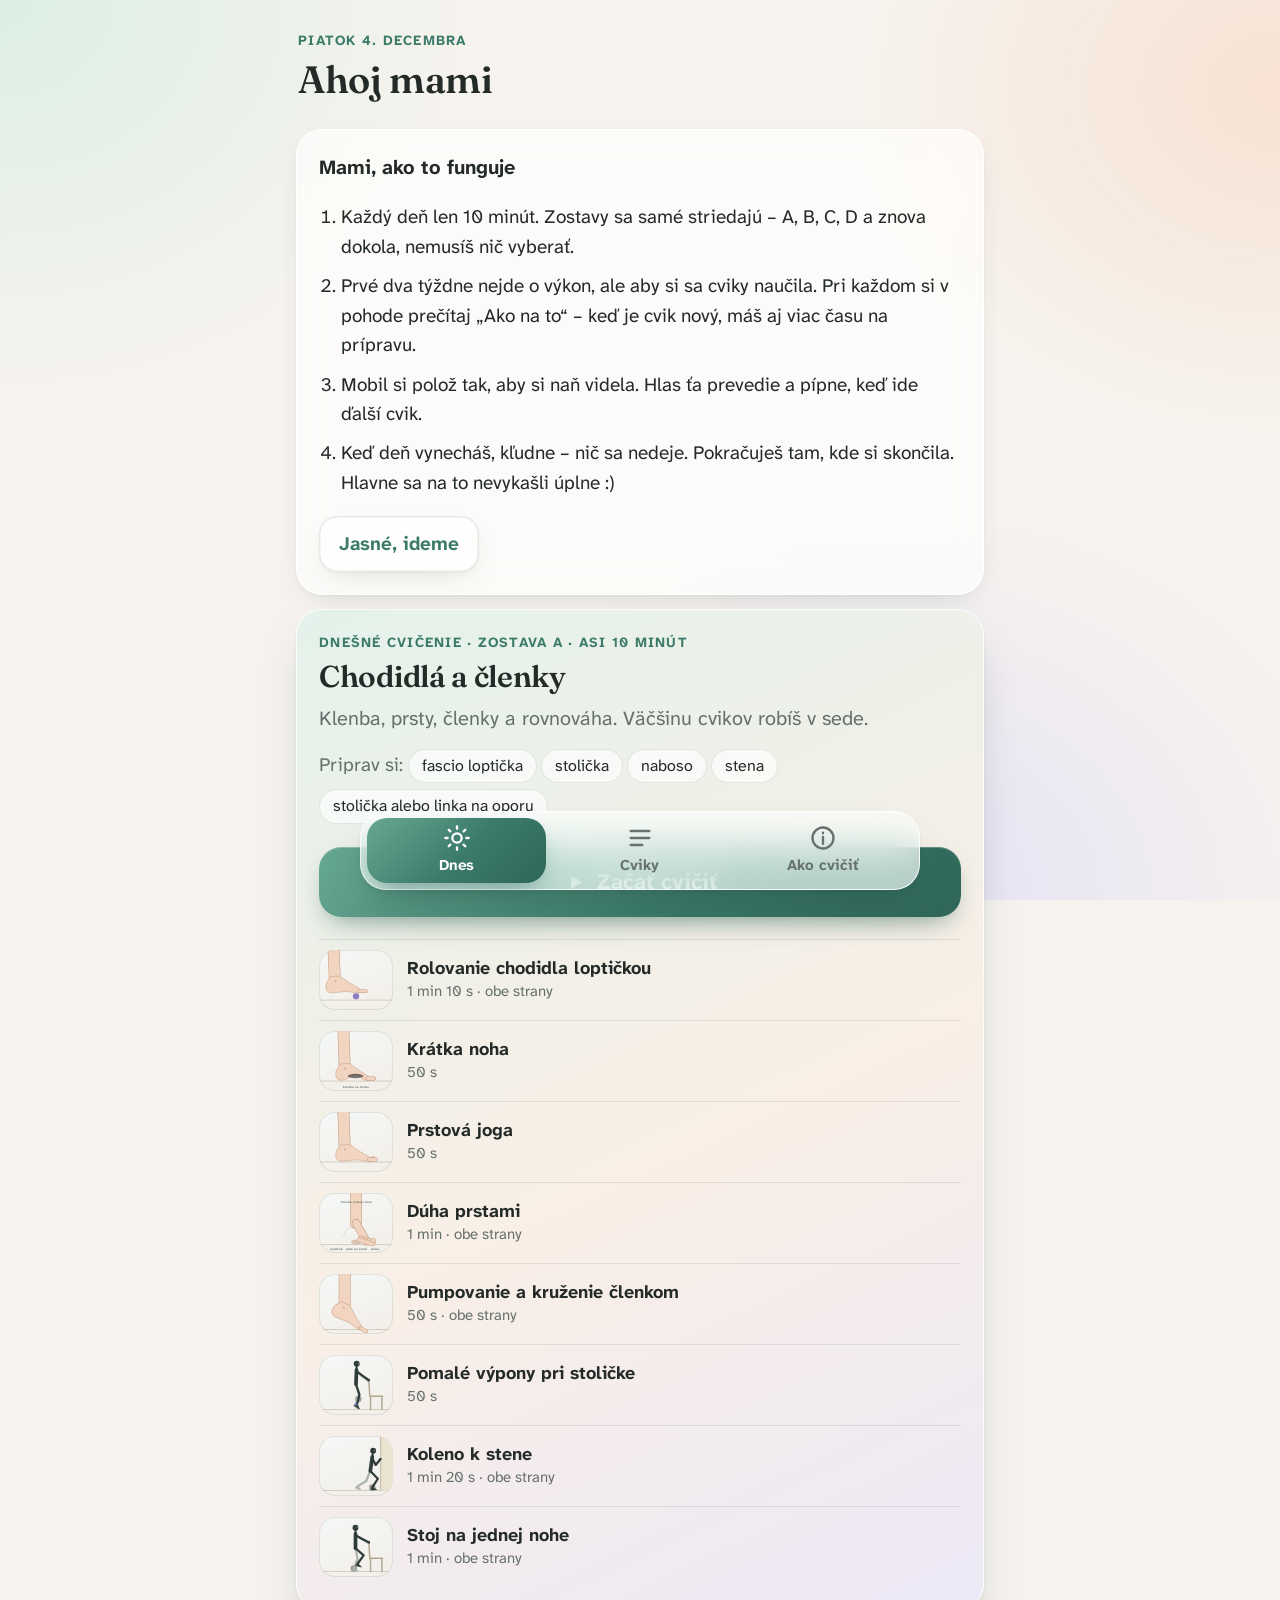
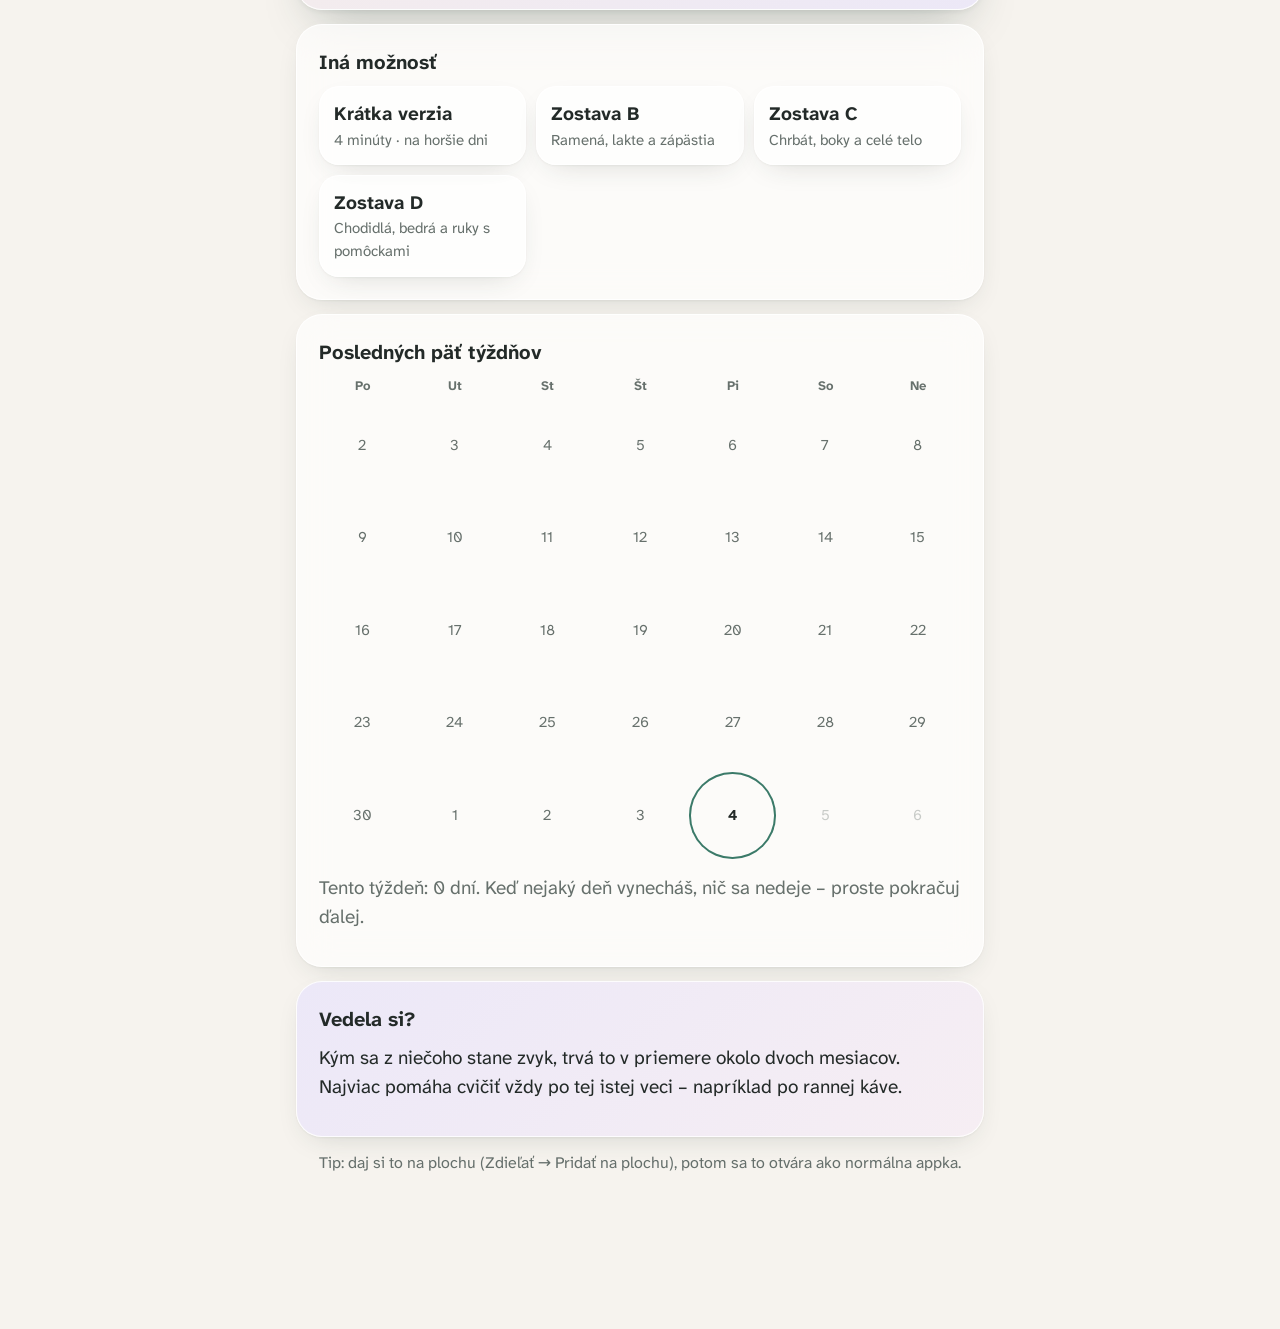
<file: index.html>
<!doctype html>
<html lang="sk">
<head>
  <meta charset="utf-8">
  <meta name="viewport" content="width=device-width, initial-scale=1, viewport-fit=cover">
  <title>10 minút pre kĺby</title>
  <meta name="description" content="Denných 10 minút pre zdravé kĺby: chodidlá, členky, ramená, zápästia, krk a chrbát.">
  <meta name="theme-color" content="#f4efe4" media="(prefers-color-scheme: light)">
  <meta name="theme-color" content="#161a19" media="(prefers-color-scheme: dark)">
  <meta name="apple-mobile-web-app-capable" content="yes">
  <meta name="apple-mobile-web-app-title" content="Kĺby">
  <link rel="manifest" href="manifest.webmanifest">
  <link rel="icon" href="icon.svg" type="image/svg+xml">
  <link rel="apple-touch-icon" href="icon-180.png">
  <link rel="preconnect" href="https://fonts.googleapis.com">
  <link rel="preconnect" href="https://fonts.gstatic.com" crossorigin>
  <link href="https://fonts.googleapis.com/css2?family=Atkinson+Hyperlegible+Next:wght@400;700&family=Fraunces:opsz,wght@9..144,600&display=swap" rel="stylesheet">
  <link rel="stylesheet" href="css/style.css?v=7">
  <script>
    // vzhľad: predvolene svetlý; "auto" = podľa nastavenia telefónu
    try { var t = (JSON.parse(localStorage.getItem('klby10.v1')) || {}).tema || 'light'; if (t !== 'auto') document.documentElement.dataset.theme = t; } catch (e) { document.documentElement.dataset.theme = 'light'; }
  </script>
</head>
<body>
  <main id="app"></main>

  <nav class="tabbar" aria-label="Hlavná navigácia">
    <a href="#/" data-tab="dnes">
      <svg viewBox="0 0 24 24" fill="none" stroke="currentColor" stroke-width="2" stroke-linecap="round" stroke-linejoin="round"><circle cx="12" cy="12" r="4"/><path d="M12 2v2M12 20v2M4.9 4.9l1.4 1.4M17.7 17.7l1.4 1.4M2 12h2M20 12h2M4.9 19.1l1.4-1.4M17.7 6.3l1.4-1.4"/></svg>
      Dnes
    </a>
    <a href="#/cviky" data-tab="cviky">
      <svg viewBox="0 0 24 24" fill="none" stroke="currentColor" stroke-width="2" stroke-linecap="round" stroke-linejoin="round"><path d="M4 6h16M4 12h16M4 18h10"/></svg>
      Cviky
    </a>
    <a href="#/info" data-tab="info">
      <svg viewBox="0 0 24 24" fill="none" stroke="currentColor" stroke-width="2" stroke-linecap="round" stroke-linejoin="round"><circle cx="12" cy="12" r="9"/><path d="M12 11v6M12 7.5v.5"/></svg>
      Ako cvičiť
    </a>
  </nav>

  <script src="js/anim.js?v=7"></script>
  <script src="js/cviky.js?v=7"></script>
  <script src="js/app.js?v=7"></script>
</body>
</html>
</file>
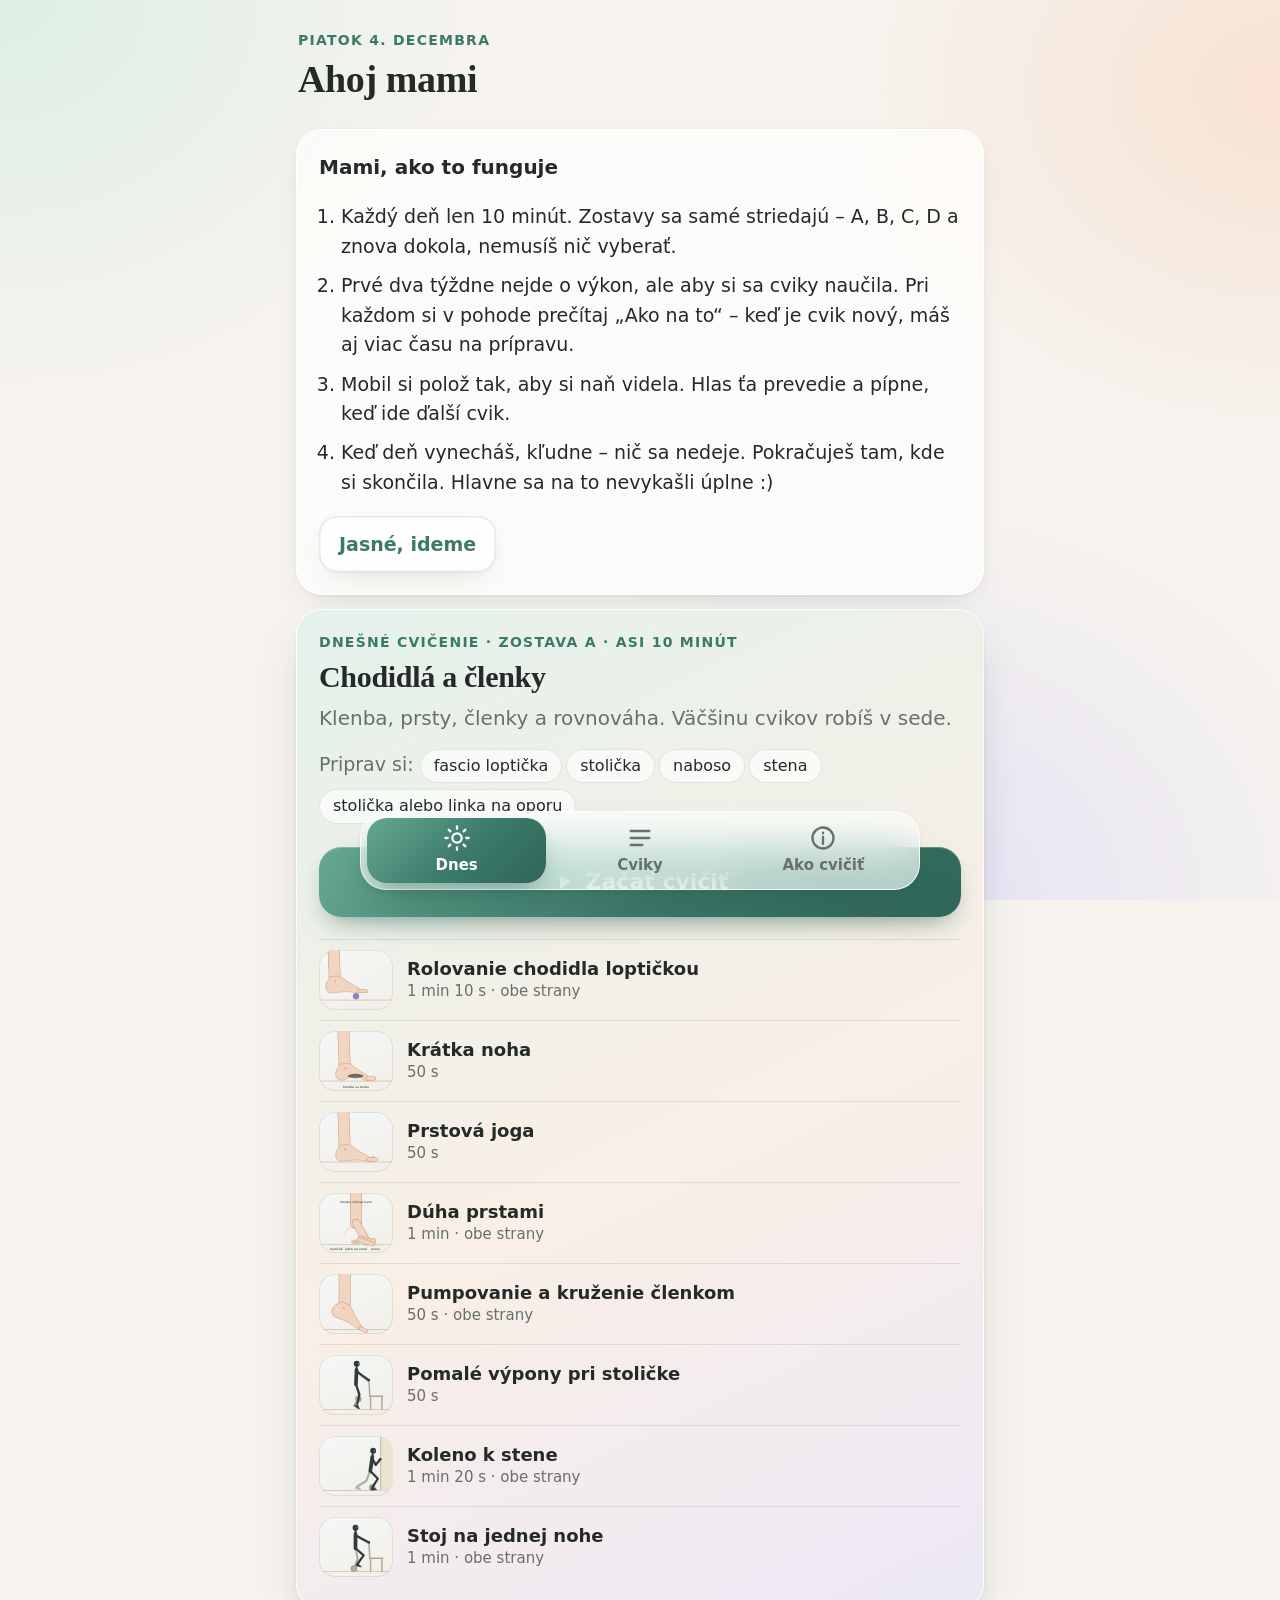
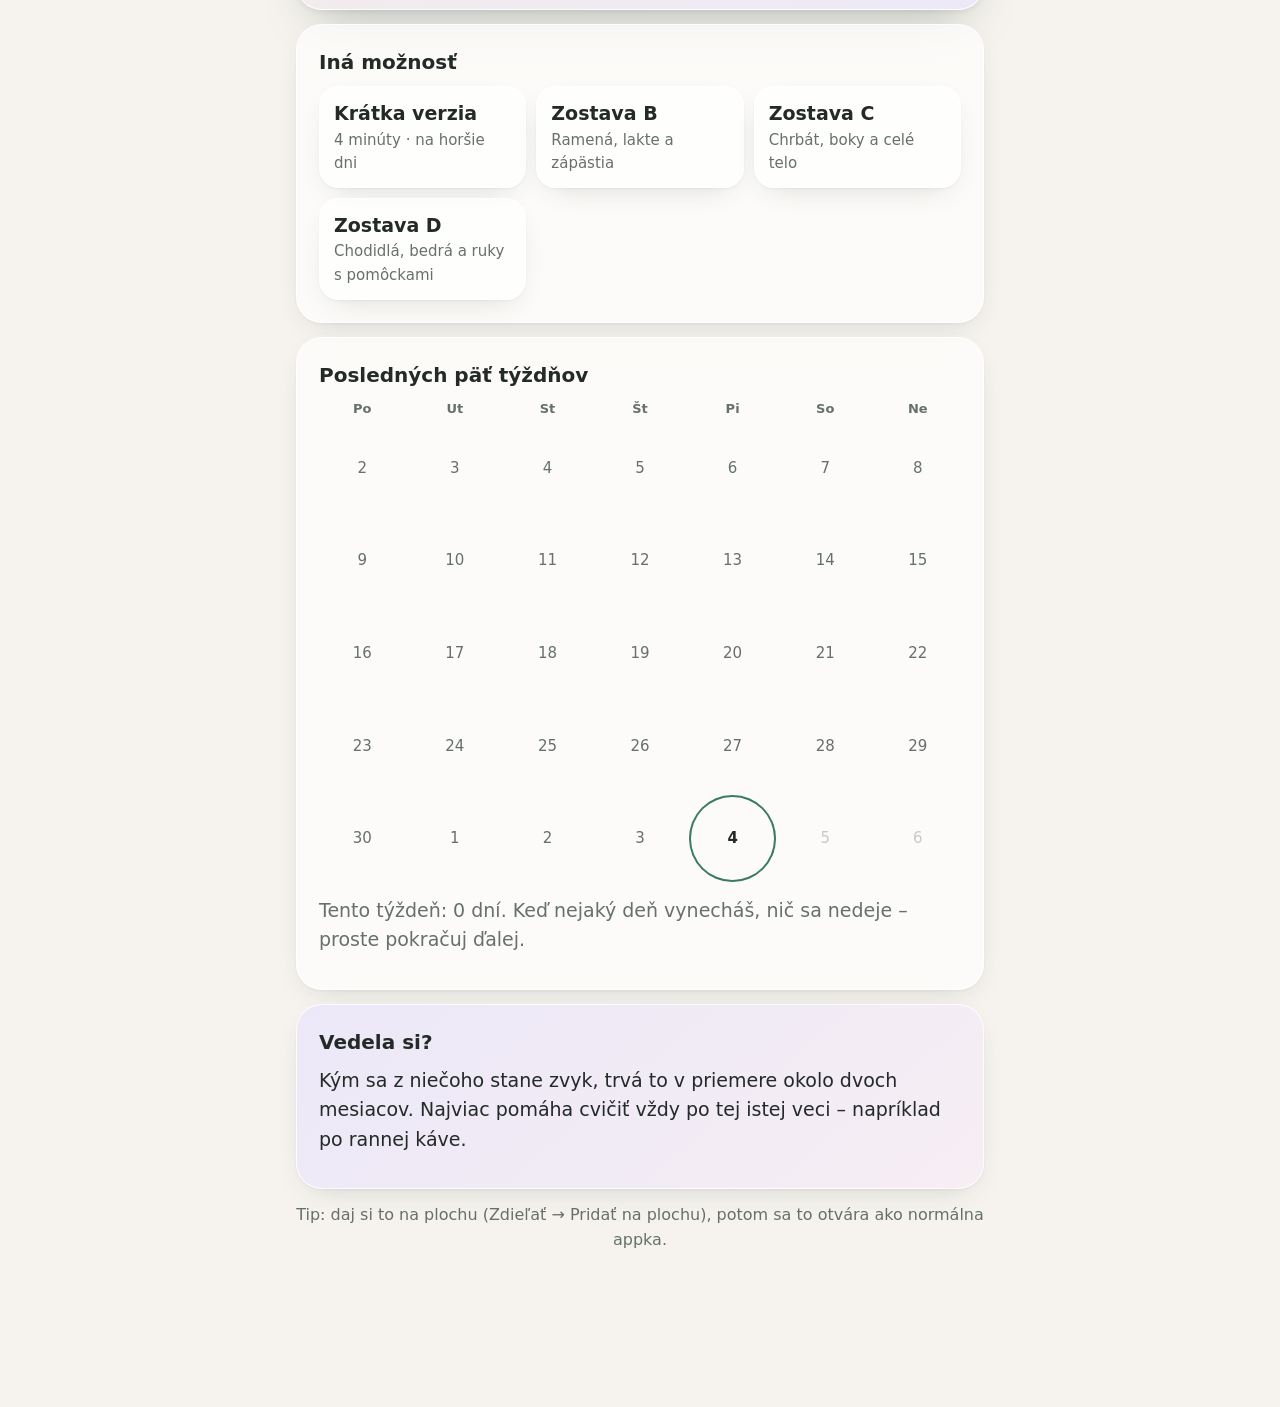
<file: webos/index.html>
<!doctype html>
<html lang="sk">
<head>
  <meta charset="utf-8">
  <title>10 minút pre kĺby</title>
  <style>body{margin:0;background:#f4efe4;color:#2c6a5c;font:600 40px sans-serif;display:grid;place-items:center;height:100vh}</style>
</head>
<body>
  Načítavam…
  <!-- Appka v televízore len otvára web, takže zmeny na GitHube sa prejavia aj tu. -->
  <script>location.replace('https://hypsihypsi.github.io/klby-10-minut/');</script>
</body>
</html>
</file>
<file: css/style.css>
:root {
  --bg: #f4efe4;
  --card: #fffcf5;
  --ink: #26241f;
  --muted: #6c675c;
  --line: #e3dac7;
  --accent: #2c6a5c;
  --accent-ink: #ffffff;
  --accent-soft: #dcebe4;
  --warm: #c25a33;
  --warn-bg: #fbe9dc;
  --fig: #2f3c39;
  --fig2: #a7b2ad;
  --prop: #b3a78f;
  --prop-fill: #e8dfcc;
  --wall: #ebe3d2;
  --mat: #8fb8a8;
  --skin: #f1d5c1;
  --skin-line: #c4987d;
  --band: #d4603a;
  --ball: #8b7dc4;
  --block: #79a7c8;
  --glow: #f0a93a;
  --font-body: 'Atkinson Hyperlegible Next', 'Atkinson Hyperlegible', system-ui, sans-serif;
  --font-head: 'Fraunces', Georgia, serif;
  color-scheme: light;
}
@media (prefers-color-scheme: dark) {
  :root:not([data-theme='light']):not([data-theme='dark']) {
    --bg: #161a19;
    --card: #1f2523;
    --ink: #eee9df;
    --muted: #a29d92;
    --line: #2f3734;
    --accent: #7cc4b0;
    --accent-ink: #0f201b;
    --accent-soft: #223a33;
    --warm: #f0926b;
    --warn-bg: #3a2a22;
    --fig: #e6e1d6;
    --fig2: #66706b;
    --prop: #6e6758;
    --prop-fill: #2c2b26;
    --wall: #242a28;
    --mat: #3f6b5d;
    --skin: #d8b49b;
    --skin-line: #8d6a55;
    --band: #f07a52;
    --ball: #a596e0;
    --block: #6b9bc0;
    --glow: #f0a93a;
    color-scheme: dark;
  }
}
:root[data-theme='dark'] {
  --bg: #161a19;
  --card: #1f2523;
  --ink: #eee9df;
  --muted: #a29d92;
  --line: #2f3734;
  --accent: #7cc4b0;
  --accent-ink: #0f201b;
  --accent-soft: #223a33;
  --warm: #f0926b;
  --warn-bg: #3a2a22;
  --fig: #e6e1d6;
  --fig2: #66706b;
  --prop: #6e6758;
  --prop-fill: #2c2b26;
  --wall: #242a28;
  --mat: #3f6b5d;
  --skin: #d8b49b;
  --skin-line: #8d6a55;
  --band: #f07a52;
  --ball: #a596e0;
  --block: #6b9bc0;
  color-scheme: dark;
}

* { box-sizing: border-box; }
html { -webkit-text-size-adjust: 100%; }
body {
  margin: 0;
  background: var(--bg);
  color: var(--ink);
  font: 19px/1.55 var(--font-body);
  padding-bottom: calc(84px + env(safe-area-inset-bottom));
}
body.playing { overflow: hidden; }
main { max-width: 720px; margin: 0 auto; padding: 8px 16px 32px; }
a { color: var(--accent); }
h1, h2 { font-family: var(--font-head); font-weight: 600; letter-spacing: -0.01em; line-height: 1.15; margin: 0; }
h1 { font-size: 34px; }
h2 { font-size: 27px; }
h3 { font-size: 20px; margin: 26px 0 8px; }
h4 { font-size: 17px; margin: 18px 0 4px; color: var(--muted); font-weight: 700; }
p { margin: 0 0 12px; }
.muted { color: var(--muted); }
.small { font-size: 16px; }
.center { text-align: center; }
.eyebrow { font-size: 15px; font-weight: 700; color: var(--accent); text-transform: uppercase; letter-spacing: 0.06em; margin: 0 0 6px; }
.lead { font-size: 20px; color: var(--muted); margin-top: 8px; }

.hello { padding: 22px 2px 14px; }
.back { display: inline-flex; align-items: center; gap: 4px; margin-top: 16px; font-weight: 700; text-decoration: none; font-size: 17px; }
.back svg { width: 20px; height: 20px; }

.card { background: var(--card); border: 1px solid var(--line); border-radius: 20px; padding: 20px; margin: 14px 0; }
.card > h3:first-child { margin-top: 0; }

.btn {
  display: inline-flex; align-items: center; justify-content: center; gap: 10px;
  font: 700 19px/1.2 var(--font-body);
  background: var(--accent); color: var(--accent-ink);
  border: 2px solid var(--accent); border-radius: 14px;
  padding: 14px 20px; min-height: 56px; cursor: pointer; text-decoration: none;
}
.btn svg { width: 24px; height: 24px; flex: none; }
.btn.big { width: 100%; font-size: 22px; min-height: 66px; margin: 8px 0 4px; }
.btn.ghost { background: transparent; color: var(--accent); }
.btn:active { transform: translateY(1px); }
.row { display: flex; flex-wrap: wrap; gap: 10px; margin: 16px 0 10px; align-items: center; }

.chip { display: inline-block; background: var(--accent-soft); color: var(--ink); border-radius: 999px; padding: 3px 12px; margin: 3px 4px 3px 0; font-size: 16px; }
.need { margin: 6px 0 12px; }

.donebar { background: var(--accent-soft); border-radius: 14px; padding: 12px 18px; font-weight: 700; margin: 4px 0; }
.donebar span { color: var(--accent); }

.today h2 { font-size: 30px; }

.exlist { list-style: none; padding: 0; margin: 18px 0 0; }
.exlist li { border-top: 1px solid var(--line); }
.exlist a { display: flex; align-items: center; gap: 14px; padding: 10px 0; color: inherit; text-decoration: none; }
.exlist .thumb { width: 74px; height: 60px; flex: none; background: var(--bg); border-radius: 12px; overflow: hidden; }
.exlist .thumb svg { width: 100%; height: 100%; }
.exlist .t { display: flex; flex-direction: column; }
.exlist b { font-weight: 700; font-size: 18px; line-height: 1.3; }
.exlist small { color: var(--muted); font-size: 15px; }
.exlist.cards { display: grid; gap: 10px; margin-top: 10px; }
.exlist.cards li { border: 1px solid var(--line); border-radius: 16px; background: var(--card); padding: 4px 12px; }
.exlist.cards .thumb { width: 92px; height: 74px; }
.group { margin-top: 18px; }
.group h2 { font-size: 23px; margin: 18px 0 4px; }

.alts { display: grid; gap: 10px; grid-template-columns: repeat(auto-fit, minmax(180px, 1fr)); }
.alt-z { display: flex; flex-direction: column; border: 2px solid var(--line); border-radius: 14px; padding: 12px 14px; text-decoration: none; color: inherit; }
.alt-z small { color: var(--muted); font-size: 15px; }

.cal .grid { display: grid; grid-template-columns: repeat(7, 1fr); gap: 6px; margin: 8px 0 14px; }
.cal .dh { font-size: 13px; color: var(--muted); text-align: center; font-weight: 700; }
.cal .day { aspect-ratio: 1; display: grid; place-items: center; border-radius: 50%; font-size: 15px; color: var(--muted); }
.cal .day.done { background: var(--accent); color: var(--accent-ink); font-weight: 700; }
.cal .day.today { box-shadow: inset 0 0 0 2px var(--accent); color: var(--ink); font-weight: 700; }
.cal .day.done.today { box-shadow: none; }
.cal .day.fut { opacity: 0.35; }

.tip { background: var(--accent-soft); border: 0; }
.intro ol, .rules ol { padding-left: 22px; }
.intro li, .rules li { margin-bottom: 10px; }

.stage { padding: 10px; overflow: hidden; }
.fig.big { width: 100%; aspect-ratio: 300 / 240; max-height: 52vh; margin: 0 auto; }
.fig svg, .p-fig svg { width: 100%; height: 100%; display: block; }
.cue { text-align: center; font-weight: 700; font-size: 20px; min-height: 1.6em; margin: 6px 0 4px; color: var(--accent); }

.steps { padding-left: 0; list-style: none; counter-reset: s; margin: 0; }
.steps li { counter-increment: s; position: relative; padding: 0 0 12px 44px; }
.steps li::before {
  content: counter(s); position: absolute; left: 0; top: 0;
  width: 30px; height: 30px; border-radius: 50%; background: var(--accent-soft); color: var(--accent);
  display: grid; place-items: center; font-weight: 700; font-size: 16px;
}
.bad { padding-left: 22px; }
.bad li { margin-bottom: 6px; }
.bad li::marker { color: var(--warm); }
.facts { display: grid; gap: 4px 20px; grid-template-columns: repeat(auto-fit, minmax(240px, 1fr)); }
.warn { background: var(--warn-bg); border-radius: 12px; padding: 12px 14px; }

.switch { display: flex; align-items: center; gap: 12px; font-weight: 700; cursor: pointer; }
.switch input { width: 26px; height: 26px; accent-color: var(--accent); }
.time { display: inline-flex; align-items: center; gap: 8px; font-weight: 700; }
.time input { font: inherit; padding: 10px; border-radius: 12px; border: 2px solid var(--line); background: var(--card); color: var(--ink); }

/* tab bar */
.tabbar {
  position: fixed; left: 0; right: 0; bottom: 0; z-index: 5;
  display: flex; justify-content: center; gap: 4px;
  background: var(--card); border-top: 1px solid var(--line);
  padding: 6px 8px calc(6px + env(safe-area-inset-bottom));
}
.tabbar a { flex: 1; max-width: 200px; display: flex; flex-direction: column; align-items: center; gap: 2px; padding: 6px; border-radius: 12px; color: var(--muted); text-decoration: none; font-size: 15px; font-weight: 700; }
.tabbar a svg { width: 28px; height: 28px; }
.tabbar a.on { color: var(--accent); background: var(--accent-soft); }

/* animácie */
.an { overflow: visible; }
.an .floor { stroke: var(--prop); stroke-width: 2; }
.an .fig { fill: none; stroke: var(--fig); stroke-linecap: round; stroke-linejoin: round; }
.an .leg, .an .arm { stroke-width: 9; }
.an .neck { stroke-width: 8; }
.an .torso { stroke-width: 15; }
.an .torso-f { fill: var(--fig); stroke-width: 8; }
.an .foot { fill: var(--fig); stroke-width: 4; }
.an .far { stroke: var(--fig2); }
.an .foot.far { fill: var(--fig2); }
.an .hand { fill: var(--fig); }
.an .hand.far { fill: var(--fig2); }
.an .head { fill: var(--fig); }
.an .eye { fill: var(--bg); }
.an .prop { fill: none; stroke: var(--prop); stroke-width: 6; stroke-linecap: round; }
.an .pf { fill: var(--prop-fill); stroke: var(--prop); stroke-width: 2; }
.an .wall { fill: var(--wall); }
.an .wall-l { stroke: var(--prop); stroke-width: 3; }
.an .mat { fill: var(--mat); }
.an .glow { fill: var(--glow); opacity: 0.35; }
.an .ball { fill: var(--ball); }
.an .spiky { stroke: var(--card); stroke-width: 2.5; stroke-dasharray: 2 5; }
.an .band { fill: none; stroke: var(--band); stroke-width: 3.5; stroke-linecap: round; }
.an .towel { fill: var(--glow); }
.an .blk { fill: var(--block); }
.an .blk-l { fill: none; stroke: var(--block); stroke-width: 20; }
.an .sk-o { fill: none; stroke: var(--skin-line); stroke-linecap: round; stroke-linejoin: round; }
.an .sk { fill: none; stroke: var(--skin); stroke-linecap: round; stroke-linejoin: round; }
.an .sk-f { fill: var(--skin); stroke: var(--skin-line); stroke-width: 2; }
.an .toe2 { stroke: var(--skin-line); stroke-width: 10; stroke-linecap: round; opacity: 0.7; }
.an .bone { fill: var(--skin-line); opacity: 0.45; }
.an .trace { fill: none; stroke: var(--accent); stroke-width: 2; stroke-dasharray: 4 5; opacity: 0.7; }
.an .dot { fill: var(--accent); }
.an .lbl { fill: var(--muted); font: 700 12px var(--font-body); }
.an .torso-x { fill: var(--fig2); opacity: 0.5; }
.an .heel { fill: var(--skin-line); opacity: 0.5; }
.an .knee { fill: var(--fig2); opacity: 0.6; }

/* prehrávač */
.player {
  position: fixed; inset: 0; z-index: 20; background: var(--bg);
  display: flex; flex-direction: column;
  padding: env(safe-area-inset-top) 0 env(safe-area-inset-bottom);
  overflow-y: auto;
}
.p-top { display: flex; align-items: center; gap: 12px; padding: 10px 12px; max-width: 1000px; width: 100%; margin: 0 auto; }
.icon { width: 52px; height: 52px; border-radius: 50%; border: 0; background: var(--card); color: var(--ink); display: grid; place-items: center; cursor: pointer; flex: none; }
.icon svg { width: 26px; height: 26px; }
.p-prog { flex: 1; display: flex; gap: 5px; }
.p-prog i { flex: 1; height: 7px; border-radius: 4px; background: var(--line); }
.p-prog i.done { background: var(--accent); }
.p-prog i.cur { background: var(--accent); opacity: 0.5; }
.p-main { flex: 1; display: flex; flex-direction: column; max-width: 1000px; width: 100%; margin: 0 auto; padding: 0 16px; }
.p-stage { background: var(--card); border-radius: 22px; padding: 8px 8px 2px; overflow: hidden; }
.p-fig { width: 100%; aspect-ratio: 300 / 240; max-height: 40vh; margin: 0 auto; }
.p-cue { text-align: center; font-weight: 700; font-size: 21px; color: var(--accent); min-height: 1.5em; margin: 2px 0 6px; }
.p-info { padding: 12px 2px 0; display: grid; grid-template-columns: 1fr auto; grid-template-areas: 'phase timer' 'name timer' 'strana timer' 'text text'; column-gap: 12px; }
.p-phase { grid-area: phase; margin: 0; font-size: 15px; font-weight: 700; color: var(--accent); text-transform: uppercase; letter-spacing: 0.05em; }
.p-name { grid-area: name; font-size: 26px; }
.p-strana { grid-area: strana; margin: 6px 0 0; font-weight: 700; font-size: 20px; color: var(--warm); min-height: 0; }
.p-strana:empty { display: none; }
.p-timer { grid-area: timer; position: relative; width: 104px; height: 104px; align-self: center; }
.p-timer svg { width: 100%; height: 100%; transform: rotate(-90deg); }
.p-timer circle { fill: none; stroke-width: 9; }
.p-timer .trk { stroke: var(--line); }
.p-timer .arc { stroke: var(--accent); stroke-linecap: round; transition: stroke-dashoffset 0.2s linear; }
.p-time { position: absolute; inset: 0; display: grid; place-items: center; font-size: 27px; font-weight: 700; font-variant-numeric: tabular-nums; }
.player[data-phase='prep'] .p-timer .arc, .player[data-phase='switch'] .p-timer .arc { stroke: var(--warm); }
.p-text { grid-area: text; margin-top: 10px; }
.p-text h3 { margin-top: 8px; }
.p-tip.big { font-size: 24px; font-weight: 700; line-height: 1.3; margin: 6px 0 8px; }
.p-ctrl { display: grid; grid-template-columns: 1fr 1.4fr 1fr; gap: 10px; padding: 12px 16px 4px; max-width: 1000px; width: 100%; margin: 0 auto; }
.pc { display: flex; align-items: center; justify-content: center; gap: 6px; min-height: 64px; border-radius: 16px; border: 2px solid var(--line); background: var(--card); color: var(--ink); font: 700 18px var(--font-body); cursor: pointer; }
.pc svg { width: 26px; height: 26px; }
.pc.main { background: var(--accent); color: var(--accent-ink); border-color: var(--accent); font-size: 20px; }
.p-how { background: none; border: 0; color: var(--accent); font: 700 18px var(--font-body); text-decoration: underline; padding: 12px; cursor: pointer; }
.player.paused .p-time { color: var(--muted); }

.sheet, .ask { position: fixed; inset: 0; z-index: 30; background: rgba(0, 0, 0, 0.45); display: flex; align-items: flex-end; justify-content: center; }
.sheet[hidden], .ask[hidden] { display: none; }
.sheet-in, .ask-in { background: var(--card); width: 100%; max-width: 720px; max-height: 88vh; overflow-y: auto; border-radius: 22px 22px 0 0; padding: 20px 20px calc(20px + env(safe-area-inset-bottom)); position: relative; }
.sheet-in > .icon { position: absolute; right: 14px; top: 14px; background: var(--bg); }
.sheet-body h2 { padding-right: 60px; }
.ask-in { display: flex; flex-direction: column; gap: 10px; }
.ask-in h2 { margin-bottom: 8px; }

.done-box { padding: 30px 4px; max-width: 560px; margin: 0 auto; width: 100%; }
.done-box h2 { font-size: 44px; }
.feel { display: grid; grid-template-columns: 1fr 1fr; gap: 10px; margin: 10px 0; }
.feel .btn.on { background: var(--accent); color: var(--accent-ink); }
.feel-msg { min-height: 3em; font-size: 18px; }

@media (min-width: 760px) {
  .p-main { flex-direction: row; gap: 28px; align-items: flex-start; padding-top: 6px; }
  .p-stage { flex: 1.2; }
  .p-fig { max-height: 62vh; }
  .p-info { flex: 1; padding-top: 0; }
}
@media (max-height: 700px) and (max-width: 759px) {
  .p-fig { max-height: 32vh; }
}

/* veľká obrazovka (televízor) */
button:focus-visible, a:focus-visible { outline: 4px solid var(--warm); outline-offset: 3px; }
@media (min-width: 1280px) and (orientation: landscape) {
  .player .p-main, .player .p-top, .player .p-ctrl { max-width: 1600px; }
  .p-fig { max-height: 66vh; }
  .p-cue { font-size: 32px; }
  .p-phase { font-size: 20px; }
  .p-name { font-size: 46px; }
  .p-strana { font-size: 28px; }
  .p-timer { width: 170px; height: 170px; }
  .p-time { font-size: 44px; }
  .p-tip.big { font-size: 36px; }
  .p-text { font-size: 24px; }
  .pc { min-height: 80px; font-size: 22px; }
}

/* ===== Vzhľad: jemné farby, hĺbka, prechody ===== */
:root {
  --bg: #f5f2ec;
  --card: #fffdf9;
  --ink: #232a28;
  --muted: #66706c;
  --line: rgba(60, 80, 72, 0.12);
  --accent: #3b7a69;
  --accent-ink: #ffffff;
  --accent-soft: #e3efe9;
  --warm: #d0784f;
  --glass: rgba(255, 255, 255, 0.66);
  --glass-line: rgba(255, 255, 255, 0.85);
  --grad-btn: linear-gradient(135deg, #67a893 0%, #3b7a69 55%, #2f6658 100%);
  --grad-hero: linear-gradient(155deg, #e4f2eb 0%, #f9efe6 55%, #ece8f7 100%);
  --grad-tip: linear-gradient(140deg, #ece8f8 0%, #f6eef3 100%);
  --grad-thumb: linear-gradient(160deg, #f4f8f6 0%, #f3eee8 100%);
  --shadow-1: 0 1px 2px rgba(35, 55, 48, 0.05), 0 10px 30px -14px rgba(35, 60, 52, 0.22);
  --shadow-2: 0 2px 4px rgba(35, 55, 48, 0.06), 0 22px 48px -20px rgba(35, 60, 52, 0.35);
  --glow: 0 12px 26px -10px rgba(47, 102, 88, 0.6);
  --page:
    radial-gradient(60vmax 50vmax at 0% 0%, #dcefe5 0%, transparent 60%),
    radial-gradient(55vmax 45vmax at 100% 10%, #f8e2d3 0%, transparent 60%),
    radial-gradient(60vmax 50vmax at 70% 100%, #e5e1f6 0%, transparent 60%),
    #f6f3ee;
}
@media (prefers-color-scheme: dark) {
  :root:not([data-theme='light']):not([data-theme='dark']) {
    --bg: #131917;
    --card: #1c2422;
    --ink: #ecefe9;
    --muted: #9ba7a2;
    --line: rgba(220, 240, 232, 0.1);
    --accent: #8fd0bb;
    --accent-ink: #0d1d18;
    --accent-soft: rgba(143, 208, 187, 0.14);
    --glass: rgba(34, 44, 41, 0.62);
    --glass-line: rgba(255, 255, 255, 0.07);
    --grad-btn: linear-gradient(135deg, #a5e0cc 0%, #7cc4ad 55%, #5aa892 100%);
    --grad-hero: linear-gradient(155deg, rgba(90, 160, 138, 0.28) 0%, rgba(205, 140, 110, 0.16) 55%, rgba(140, 125, 200, 0.22) 100%);
    --grad-tip: linear-gradient(140deg, rgba(140, 125, 200, 0.22) 0%, rgba(205, 140, 160, 0.12) 100%);
    --grad-thumb: linear-gradient(160deg, #22302c 0%, #262420 100%);
    --shadow-1: 0 1px 2px rgba(0, 0, 0, 0.3), 0 12px 30px -14px rgba(0, 0, 0, 0.6);
    --shadow-2: 0 2px 4px rgba(0, 0, 0, 0.35), 0 24px 50px -20px rgba(0, 0, 0, 0.7);
    --glow: 0 12px 28px -10px rgba(124, 196, 173, 0.45);
    --page:
      radial-gradient(60vmax 50vmax at 0% 0%, #1d3a31 0%, transparent 60%),
      radial-gradient(55vmax 45vmax at 100% 10%, #3a2a24 0%, transparent 60%),
      radial-gradient(60vmax 50vmax at 70% 100%, #2a2742 0%, transparent 60%),
      #121816;
  }
}
:root[data-theme='dark'] {
  --bg: #131917;
  --card: #1c2422;
  --ink: #ecefe9;
  --muted: #9ba7a2;
  --line: rgba(220, 240, 232, 0.1);
  --accent: #8fd0bb;
  --accent-ink: #0d1d18;
  --accent-soft: rgba(143, 208, 187, 0.14);
  --glass: rgba(34, 44, 41, 0.62);
  --glass-line: rgba(255, 255, 255, 0.07);
  --grad-btn: linear-gradient(135deg, #a5e0cc 0%, #7cc4ad 55%, #5aa892 100%);
  --grad-hero: linear-gradient(155deg, rgba(90, 160, 138, 0.28) 0%, rgba(205, 140, 110, 0.16) 55%, rgba(140, 125, 200, 0.22) 100%);
  --grad-tip: linear-gradient(140deg, rgba(140, 125, 200, 0.22) 0%, rgba(205, 140, 160, 0.12) 100%);
  --grad-thumb: linear-gradient(160deg, #22302c 0%, #262420 100%);
  --shadow-1: 0 1px 2px rgba(0, 0, 0, 0.3), 0 12px 30px -14px rgba(0, 0, 0, 0.6);
  --shadow-2: 0 2px 4px rgba(0, 0, 0, 0.35), 0 24px 50px -20px rgba(0, 0, 0, 0.7);
  --glow: 0 12px 28px -10px rgba(124, 196, 173, 0.45);
  --page:
    radial-gradient(60vmax 50vmax at 0% 0%, #1d3a31 0%, transparent 60%),
    radial-gradient(55vmax 45vmax at 100% 10%, #3a2a24 0%, transparent 60%),
    radial-gradient(60vmax 50vmax at 70% 100%, #2a2742 0%, transparent 60%),
    #121816;
}

body, .player { background: var(--page); background-attachment: fixed; }
.player { background-color: var(--bg); }

.card {
  background: var(--glass);
  border: 1px solid var(--glass-line);
  border-radius: 26px;
  box-shadow: var(--shadow-1);
  -webkit-backdrop-filter: blur(18px) saturate(1.4);
  backdrop-filter: blur(18px) saturate(1.4);
  padding: 22px;
}
.card.today { background: var(--grad-hero); box-shadow: var(--shadow-2); }
.card.tip { background: var(--grad-tip); }
.hello h1 { font-size: 38px; }
.eyebrow { letter-spacing: 0.09em; font-size: 14px; }

.btn {
  background: var(--grad-btn);
  border: 0;
  border-radius: 18px;
  box-shadow: var(--glow), inset 0 1px 0 rgba(255, 255, 255, 0.25);
  transition: transform 0.15s ease, box-shadow 0.15s ease;
}
.btn:hover { transform: translateY(-1px); }
.btn.big { min-height: 70px; border-radius: 22px; }
.btn.ghost {
  background: var(--glass);
  color: var(--accent);
  box-shadow: inset 0 0 0 1.5px var(--line), var(--shadow-1);
}

.chip { background: var(--glass); border: 1px solid var(--line); padding: 4px 13px; }
.donebar { background: var(--glass); border: 1px solid var(--glass-line); box-shadow: var(--shadow-1); border-radius: 18px; }

.exlist li { border-top: 1px solid var(--line); }
.exlist .thumb { background: var(--grad-thumb); border-radius: 16px; box-shadow: inset 0 0 0 1px var(--line); }
.exlist.cards li { background: var(--glass); border: 1px solid var(--glass-line); border-radius: 22px; box-shadow: var(--shadow-1); }

.alt-z { background: var(--glass); border: 1px solid var(--glass-line); border-radius: 20px; box-shadow: var(--shadow-1); }

.cal .day.done { background: var(--grad-btn); box-shadow: 0 6px 14px -8px rgba(47, 102, 88, 0.7); }

.steps li::before { background: var(--grad-btn); color: var(--accent-ink); }
.stage { background: var(--grad-thumb); }

/* plávajúca sklenená lišta */
.tabbar {
  left: 12px; right: 12px; bottom: calc(10px + env(safe-area-inset-bottom));
  max-width: 560px; margin: 0 auto;
  padding: 6px;
  border: 1px solid var(--glass-line); border-radius: 26px;
  background: var(--glass);
  -webkit-backdrop-filter: blur(20px) saturate(1.5);
  backdrop-filter: blur(20px) saturate(1.5);
  box-shadow: var(--shadow-2);
}
.tabbar a { border-radius: 20px; }
.tabbar a.on { background: var(--grad-btn); color: var(--accent-ink); box-shadow: var(--glow); }
body { padding-bottom: calc(110px + env(safe-area-inset-bottom)); }

/* prehrávač */
.icon { background: var(--glass); border: 1px solid var(--glass-line); box-shadow: var(--shadow-1); -webkit-backdrop-filter: blur(14px); backdrop-filter: blur(14px); }
.p-prog i { height: 6px; background: var(--line); }
.p-prog i.done, .p-prog i.cur { background: var(--grad-btn); }
.p-stage { background: var(--grad-hero); border: 1px solid var(--glass-line); border-radius: 30px; box-shadow: var(--shadow-2); }
.p-timer svg { filter: drop-shadow(0 6px 10px rgba(47, 102, 88, 0.25)); }
.pc { background: var(--glass); border: 1px solid var(--glass-line); border-radius: 22px; box-shadow: var(--shadow-1); -webkit-backdrop-filter: blur(14px); backdrop-filter: blur(14px); }
.pc.main { background: var(--grad-btn); border: 0; box-shadow: var(--glow); }
.sheet, .ask { background: rgba(20, 30, 27, 0.35); -webkit-backdrop-filter: blur(6px); backdrop-filter: blur(6px); }
.sheet-in, .ask-in { background: var(--card); border-radius: 30px 30px 0 0; box-shadow: var(--shadow-2); }

.seg { display: flex; gap: 6px; padding: 5px; border-radius: 18px; background: var(--glass); border: 1px solid var(--line); margin-bottom: 8px; }
.seg label { flex: 1; cursor: pointer; }
.seg input { position: absolute; opacity: 0; pointer-events: none; }
.seg span { display: block; text-align: center; padding: 10px 6px; border-radius: 14px; font-weight: 700; font-size: 17px; color: var(--muted); }
.seg input:checked + span { background: var(--grad-btn); color: var(--accent-ink); box-shadow: var(--glow); }
.seg input:focus-visible + span { outline: 3px solid var(--warm); }
</file>
